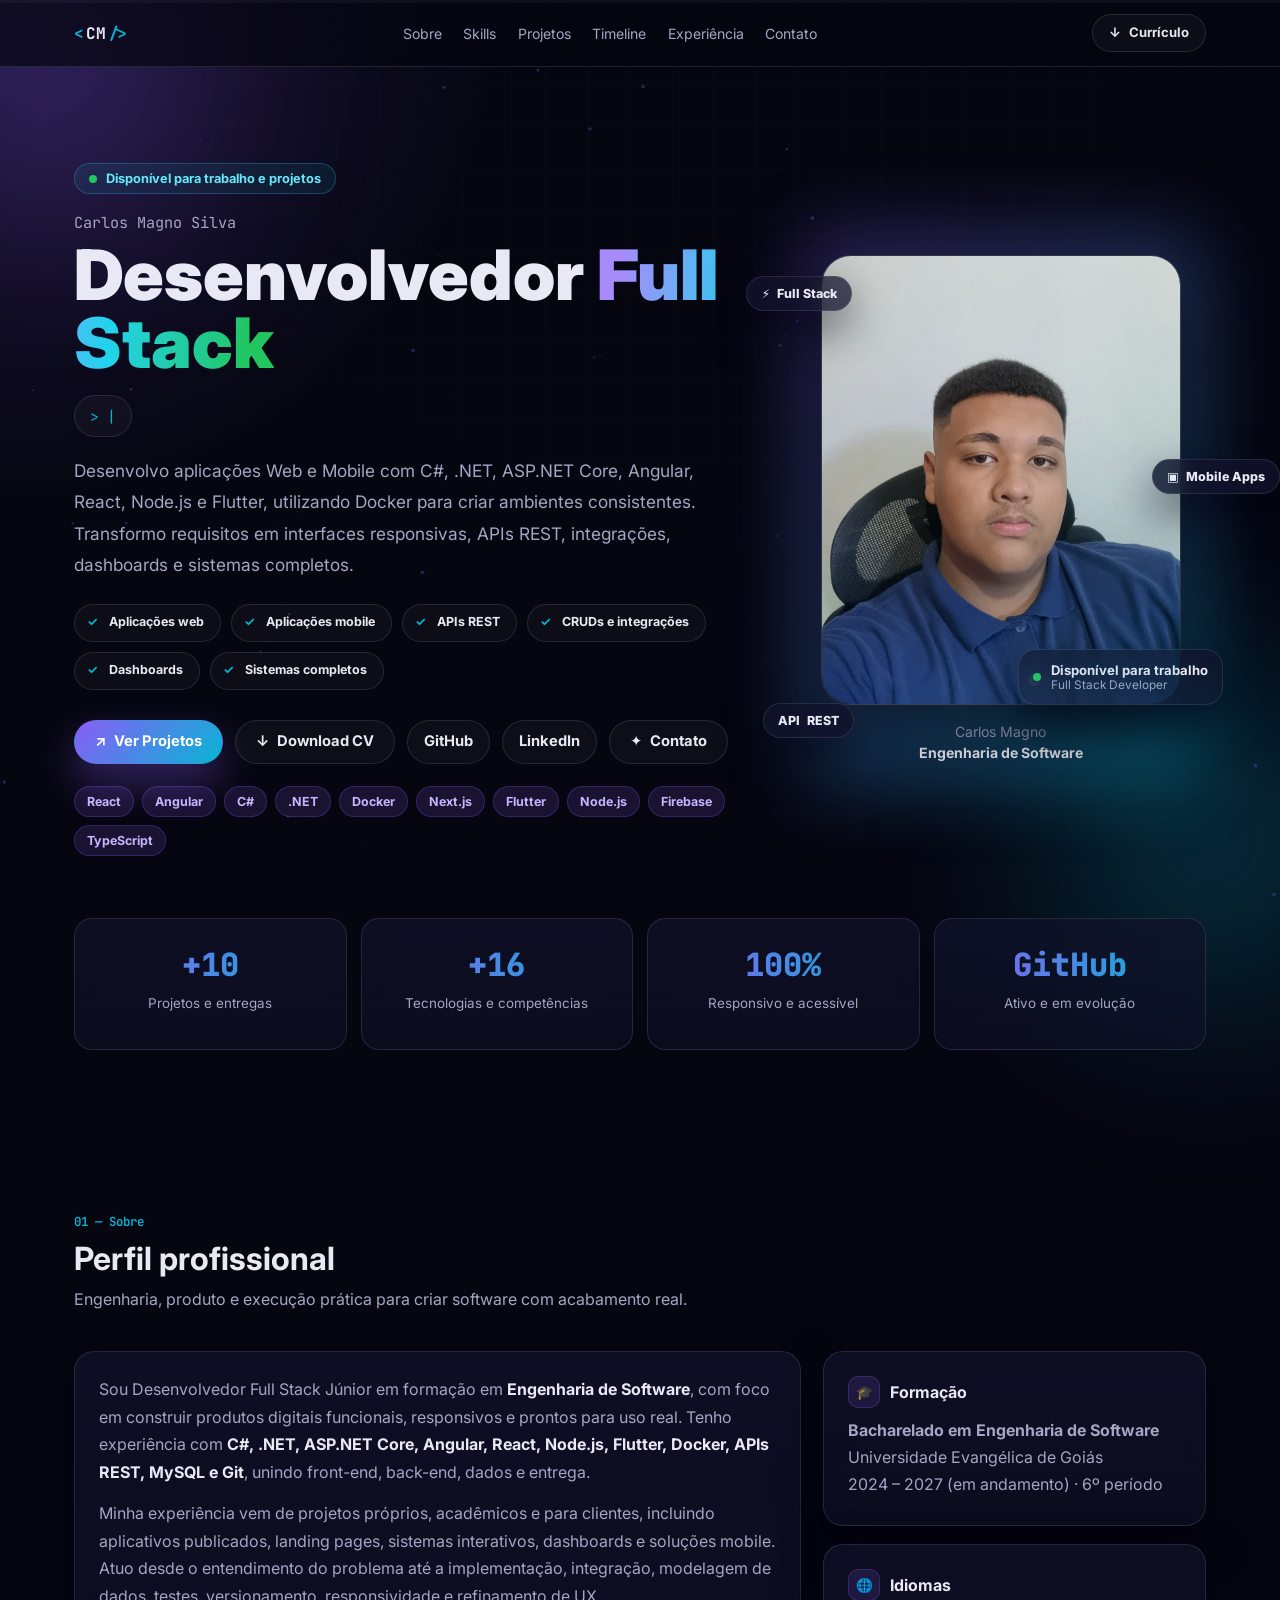
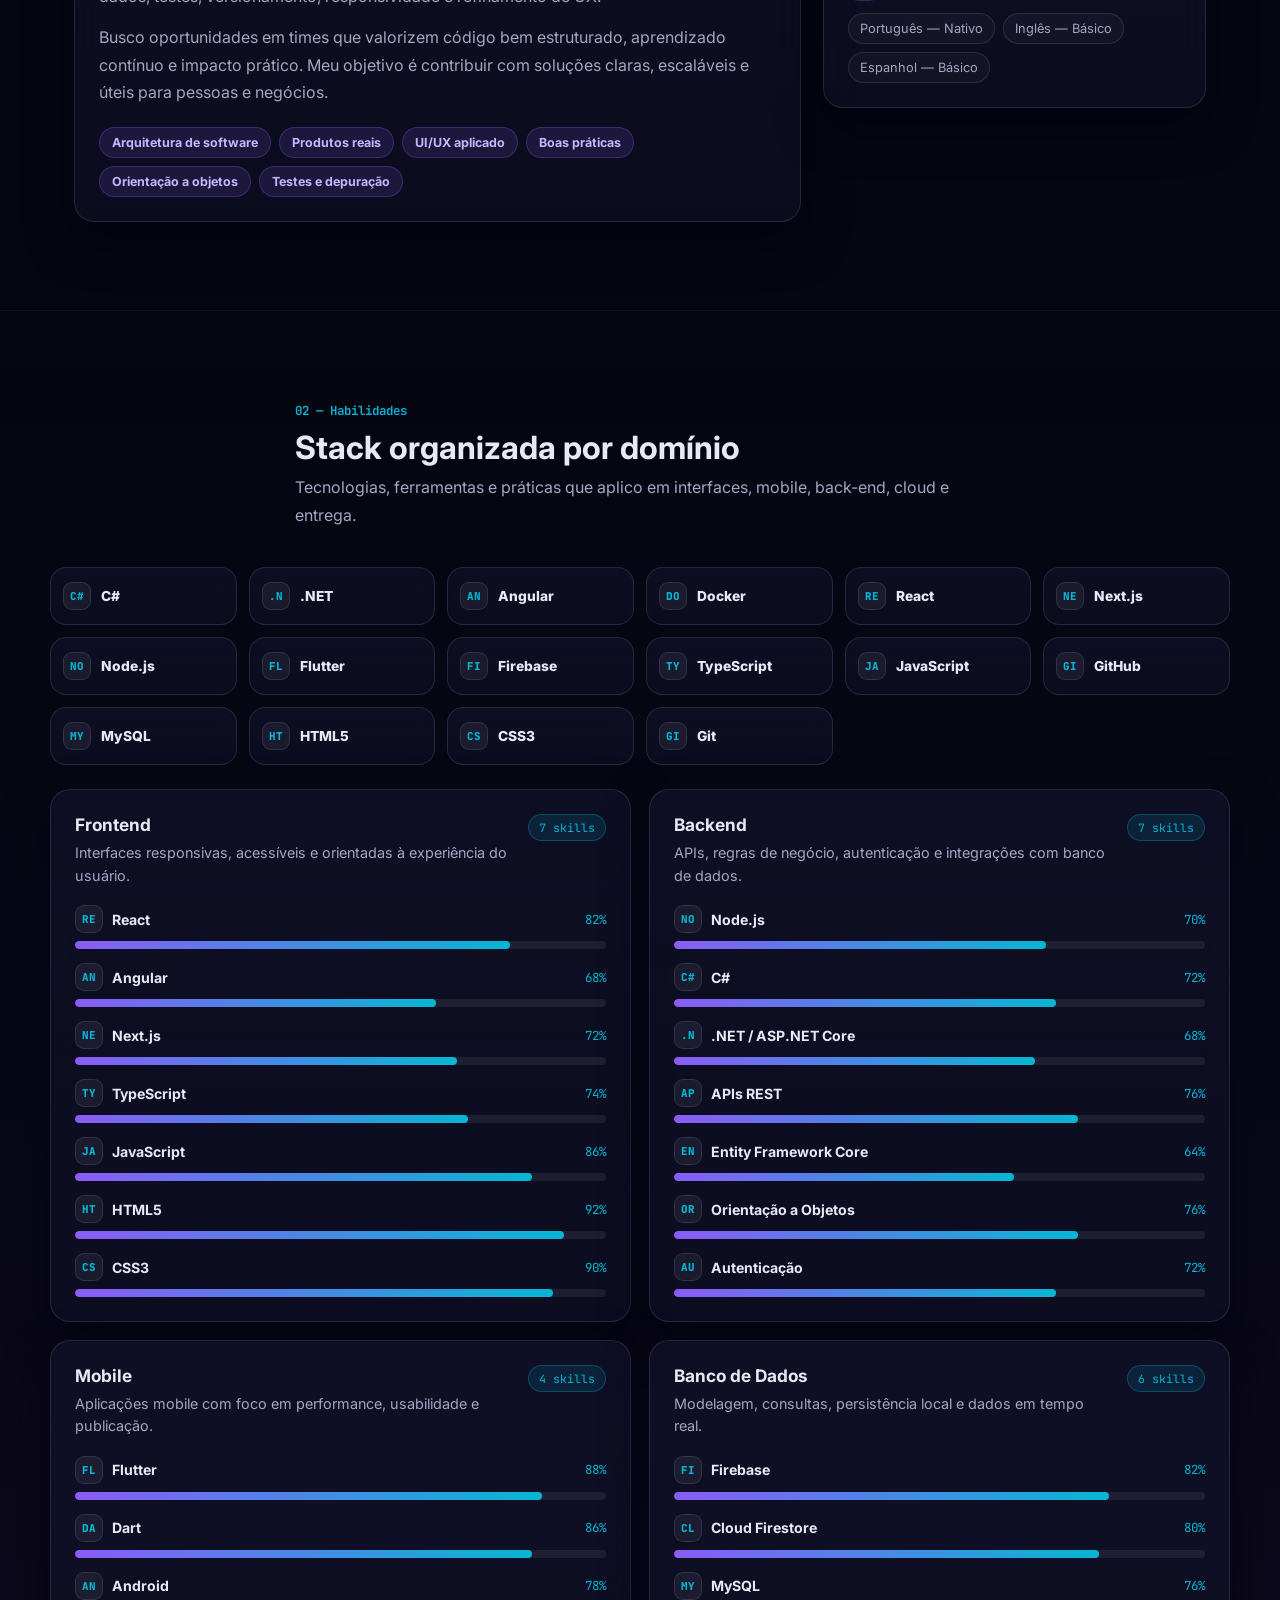
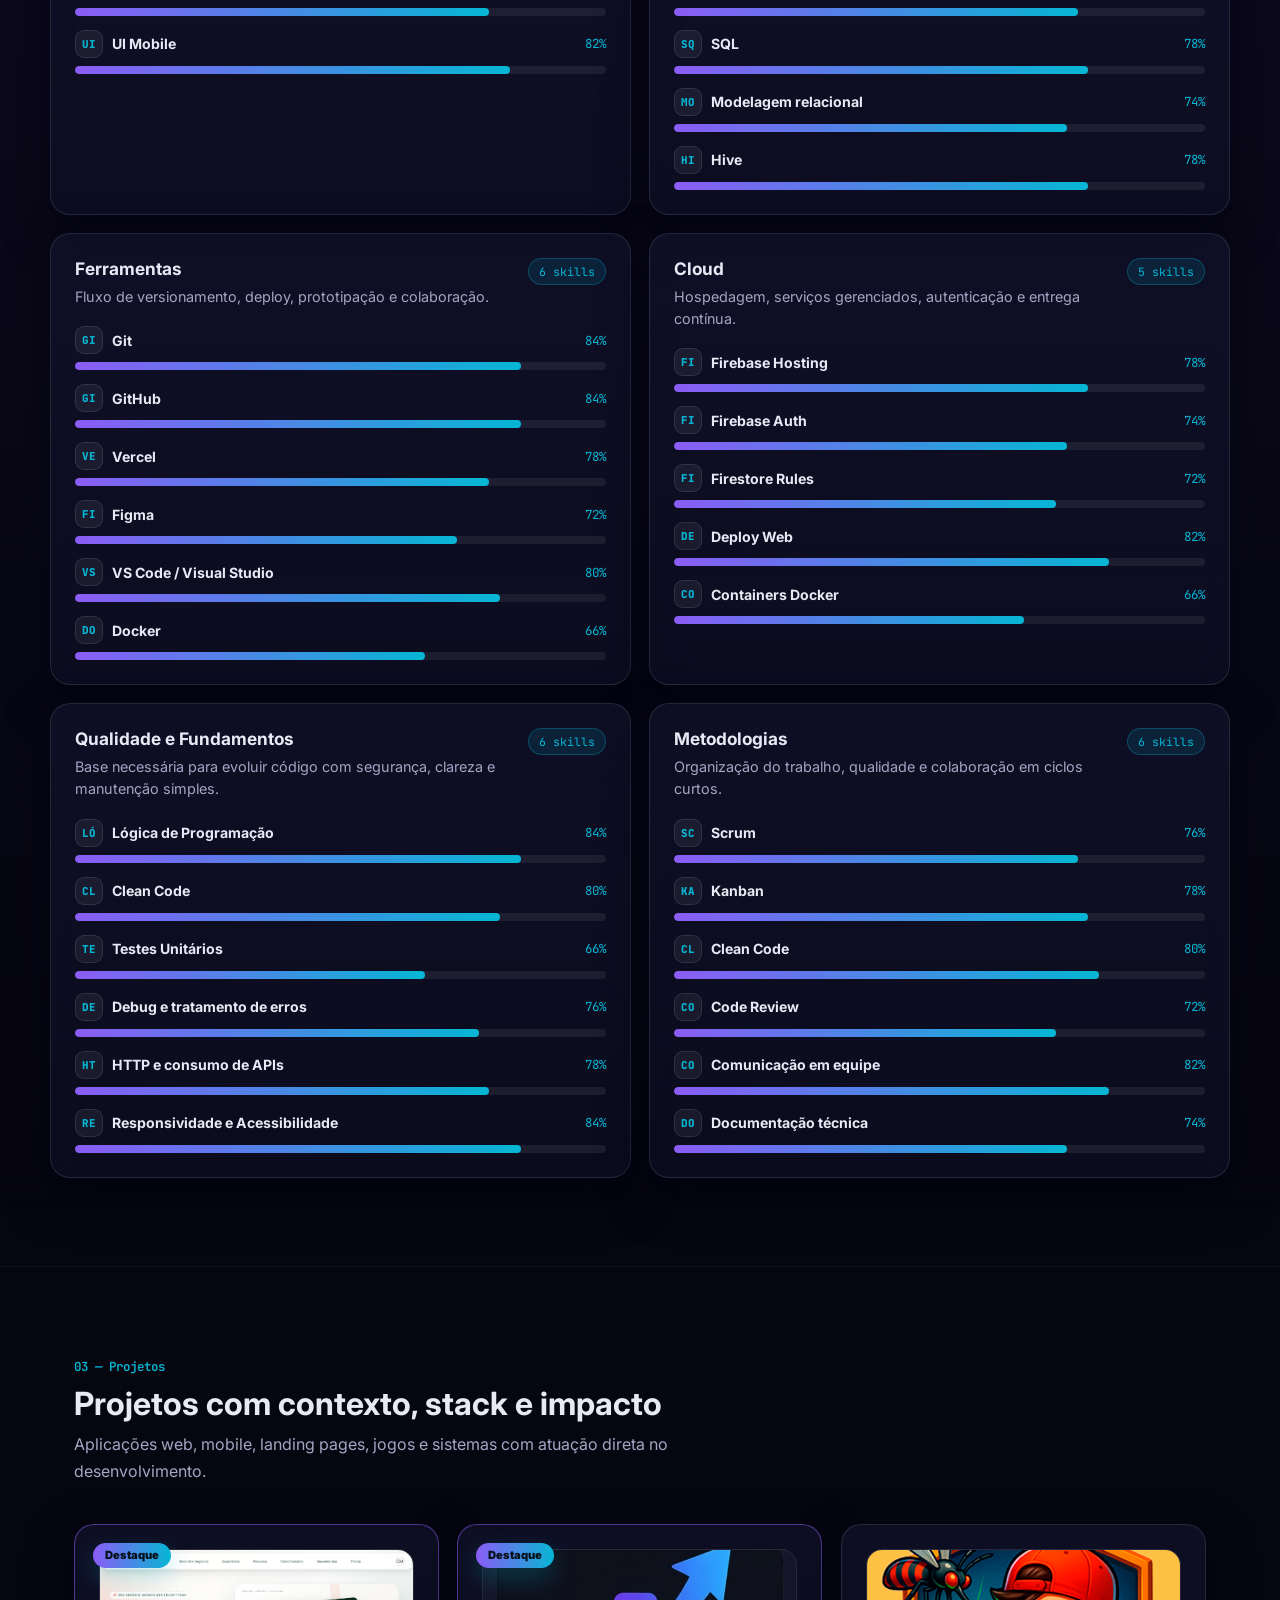
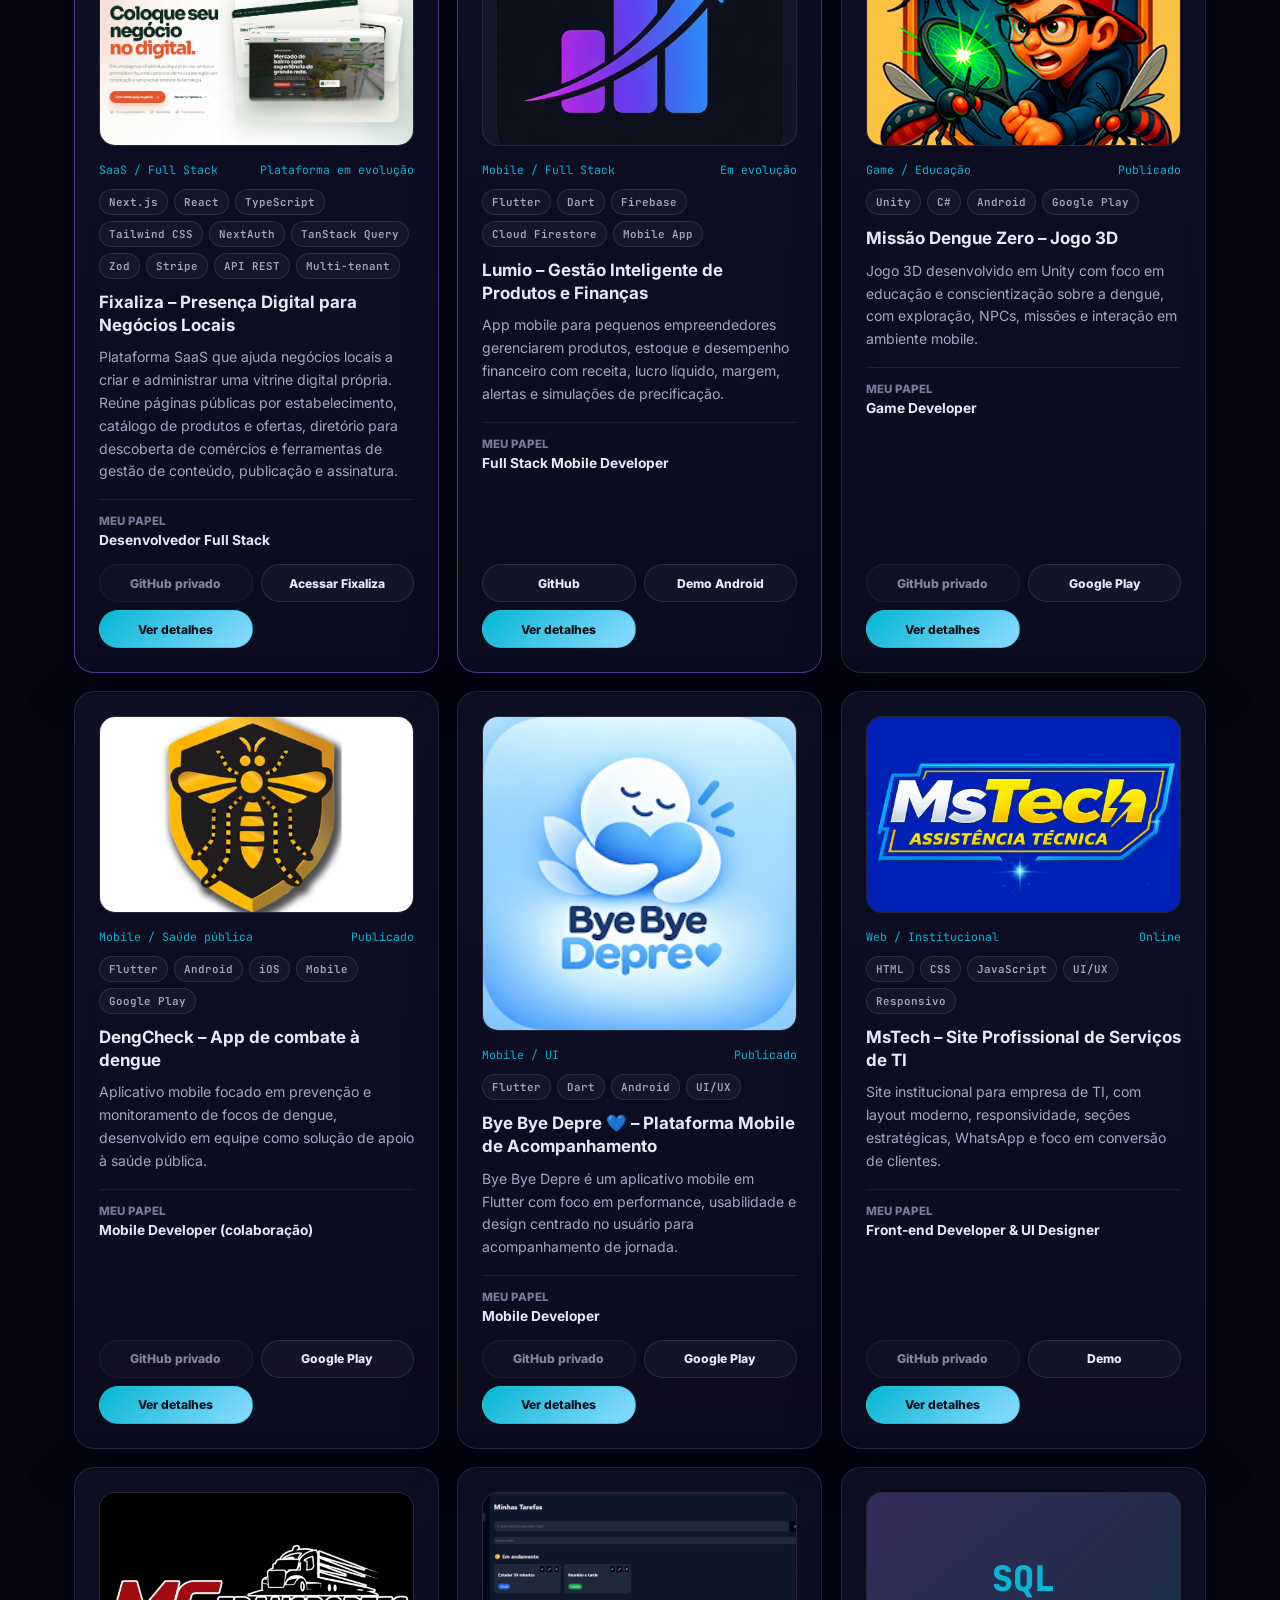
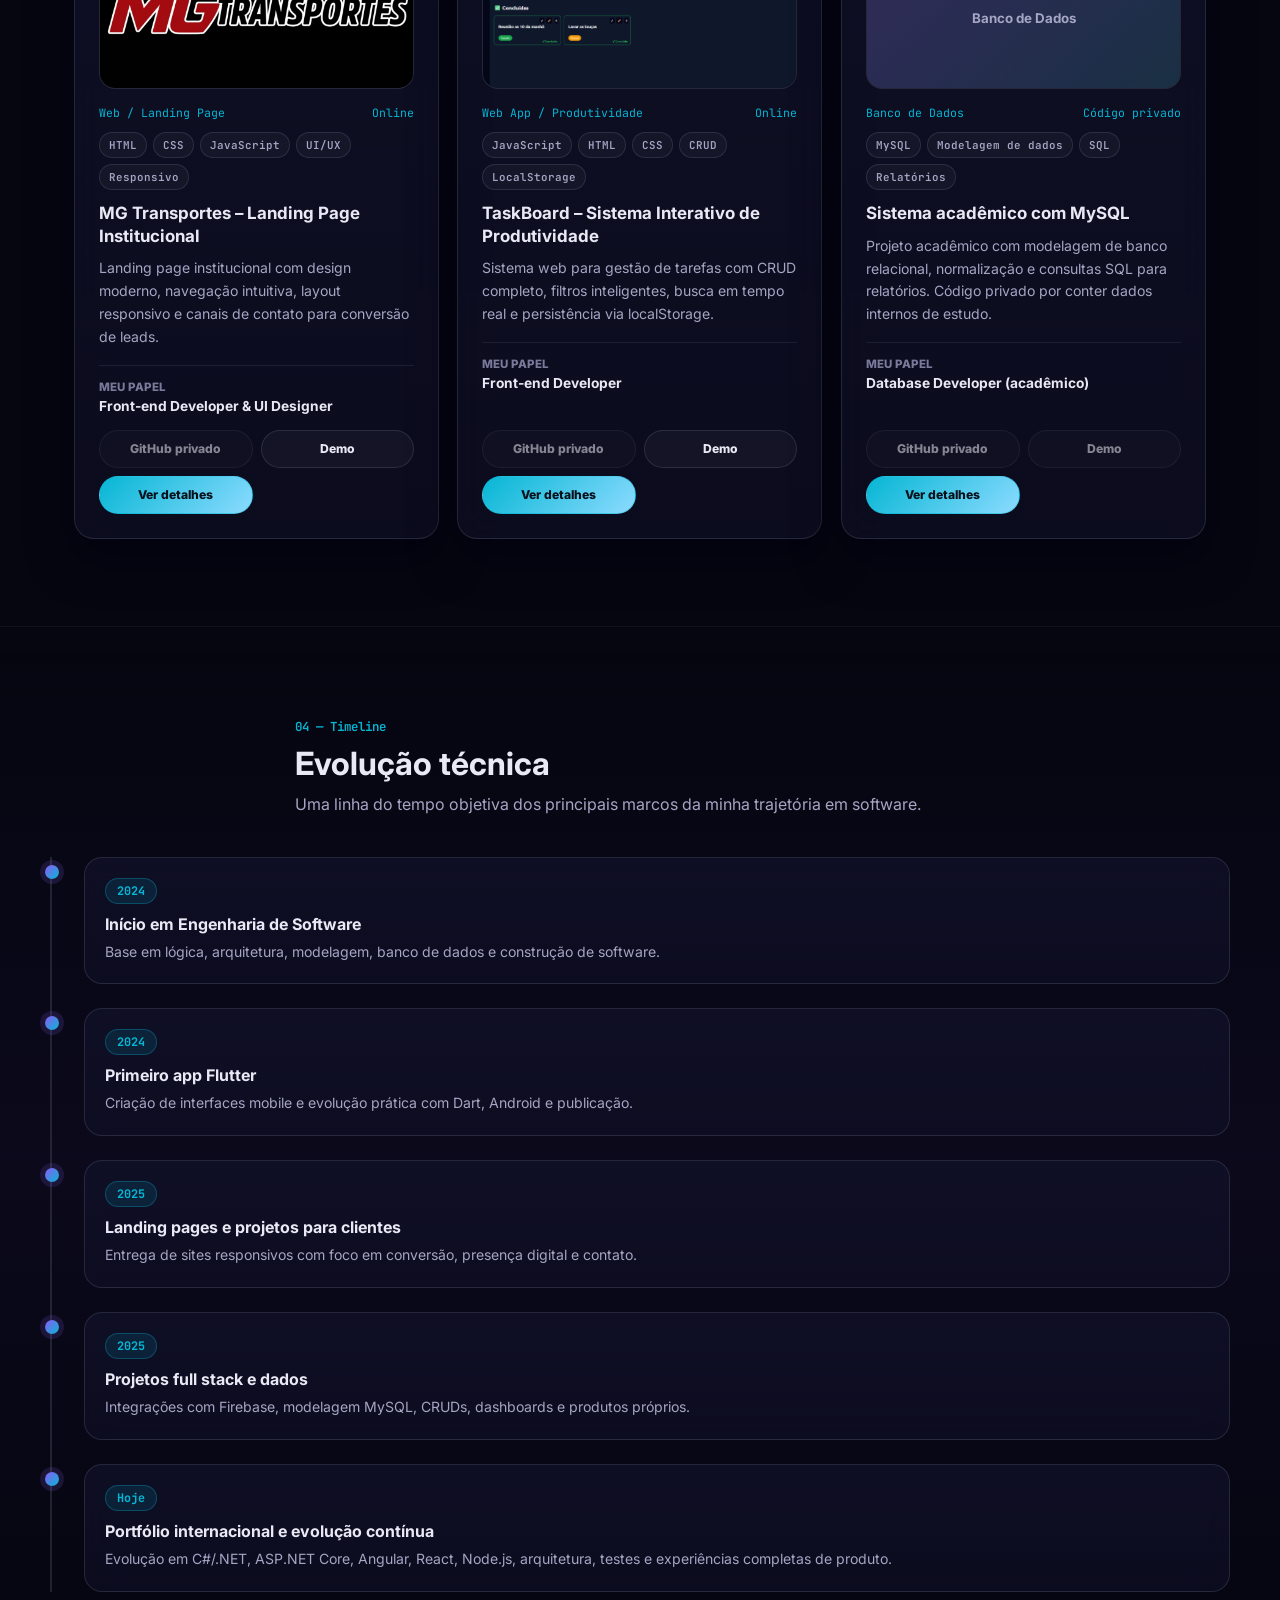
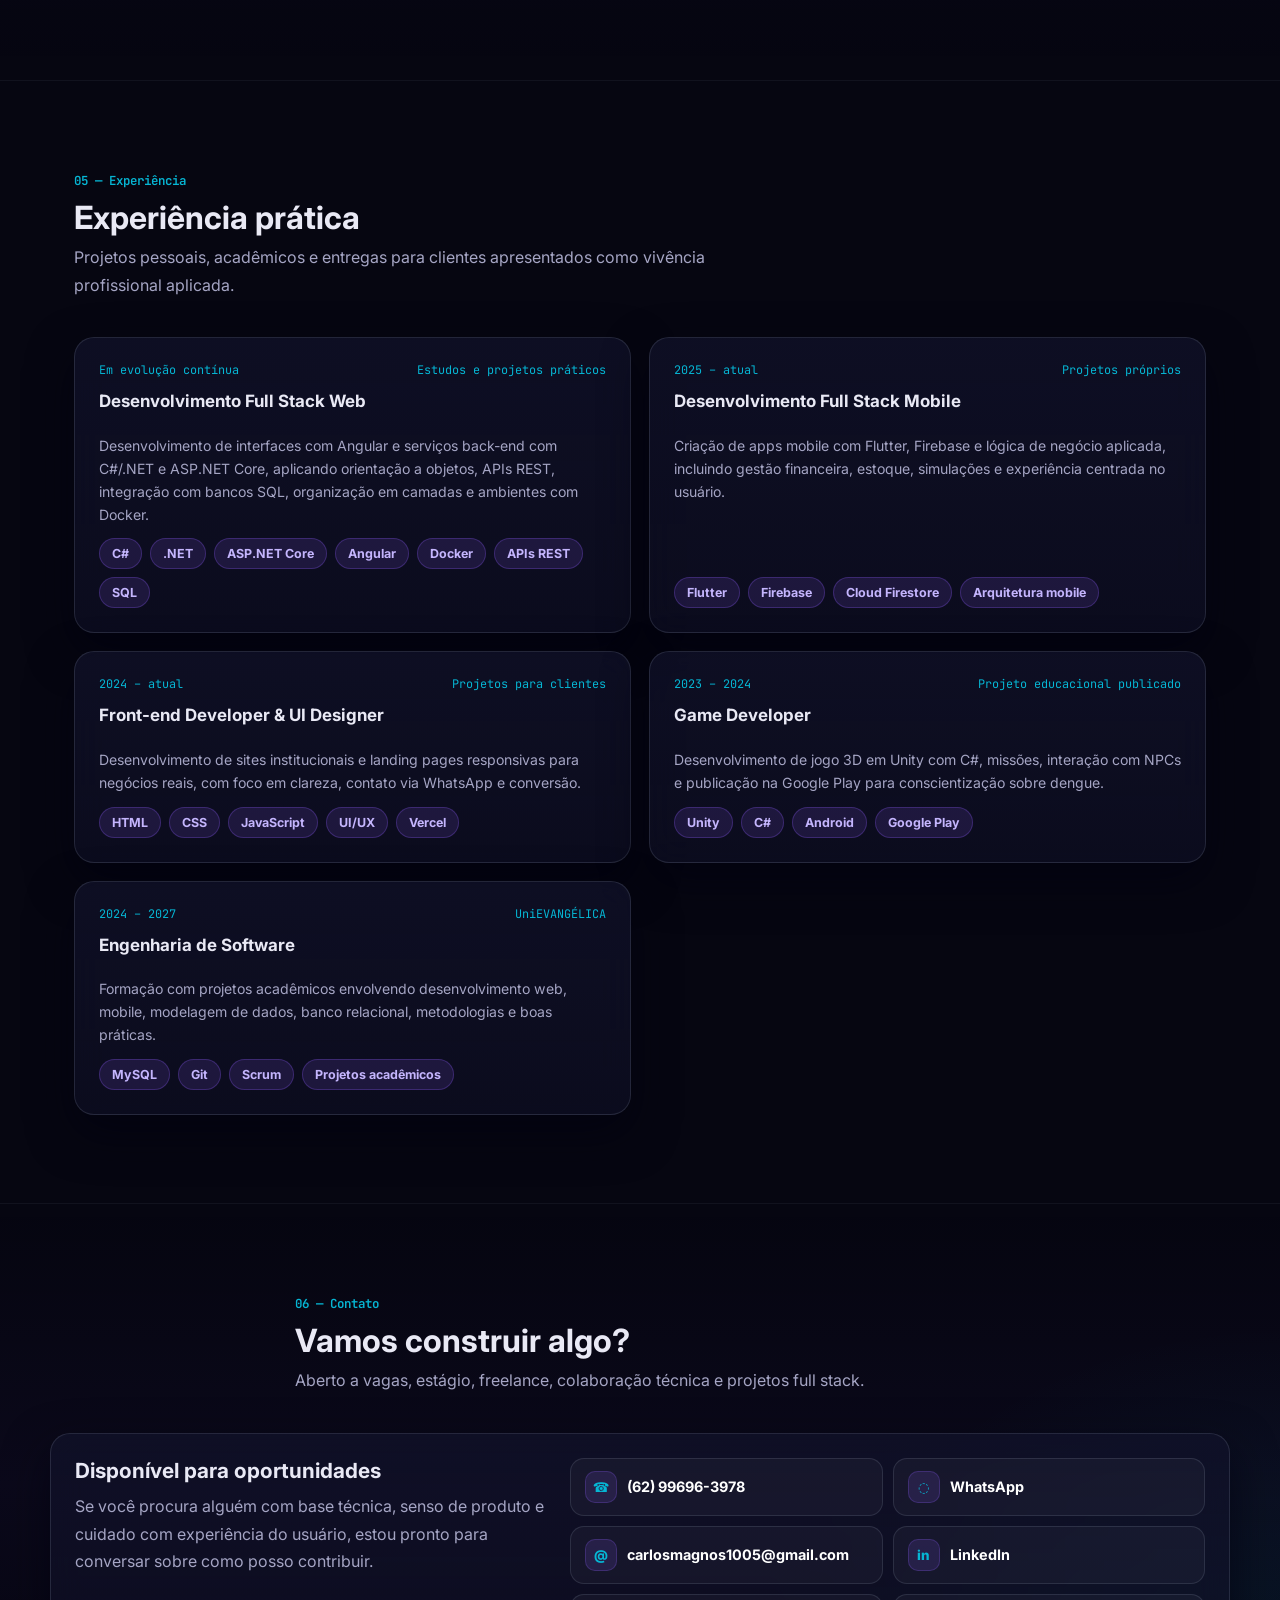
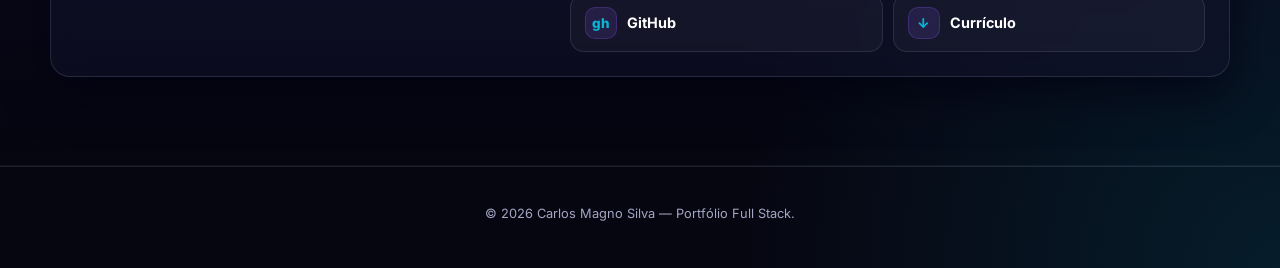
<file: index.html>
<!DOCTYPE html>
<html lang="pt-BR">
<head>
  <meta charset="UTF-8" />
  <meta name="viewport" content="width=device-width, initial-scale=1" />
  <title>Carlos Magno Silva | Desenvolvedor Full Stack</title>
  <meta name="description" content="Portfólio de Carlos Magno Silva, Desenvolvedor Full Stack Júnior com experiência em C#, .NET, ASP.NET Core, Angular, React, Node.js, Docker, APIs REST e bancos de dados." />
  <meta name="author" content="Carlos Magno Silva" />
  <meta name="robots" content="index, follow" />
  <meta name="theme-color" content="#060611" />
  <link rel="canonical" href="https://portifolio-carlos-magno.vercel.app/" />

  <meta property="og:type" content="website" />
  <meta property="og:locale" content="pt_BR" />
  <meta property="og:title" content="Carlos Magno Silva | Desenvolvedor Full Stack" />
  <meta property="og:description" content="Aplicações Web e Mobile com C#, .NET, Angular, React, Node.js, Docker, APIs REST e bancos de dados." />
  <meta property="og:url" content="https://portifolio-carlos-magno.vercel.app/" />
  <meta property="og:image" content="https://portifolio-carlos-magno.vercel.app/img/foto-carlos-magno.jpg" />

  <meta name="twitter:card" content="summary_large_image" />
  <meta name="twitter:title" content="Carlos Magno Silva | Desenvolvedor Full Stack" />
  <meta name="twitter:description" content="Portfólio profissional com projetos web, mobile, APIs, dashboards e sistemas completos." />
  <meta name="twitter:image" content="https://portifolio-carlos-magno.vercel.app/img/foto-carlos-magno.jpg" />

  <link rel="preconnect" href="https://fonts.googleapis.com" />
  <link rel="preconnect" href="https://fonts.gstatic.com" crossorigin />
  <link rel="preconnect" href="https://cdn.simpleicons.org" crossorigin />
  <link href="https://fonts.googleapis.com/css2?family=Inter:wght@300;400;500;600;700;800;900&family=JetBrains+Mono:wght@400;500;600&display=swap" rel="stylesheet" />
  <link rel="stylesheet" href="styles.css" />

  <script type="application/ld+json">
    {
      "@context": "https://schema.org",
      "@type": "Person",
      "name": "Carlos Magno Silva",
      "jobTitle": "Desenvolvedor Full Stack",
      "url": "https://portifolio-carlos-magno.vercel.app/",
      "image": "https://portifolio-carlos-magno.vercel.app/img/foto-carlos-magno.jpg",
      "email": "mailto:carlosmagnos1005@gmail.com",
      "telephone": "+55 62 99696-3978",
      "sameAs": [
        "https://github.com/CarlosMagn0",
        "https://br.linkedin.com/in/carlos-magno-silva-7720232ba"
      ],
      "knowsAbout": [
        "React",
        "Angular",
        "Next.js",
        "Flutter",
        "Node.js",
        "C#",
        ".NET",
        "ASP.NET Core",
        "Docker",
        "Firebase",
        "TypeScript",
        "JavaScript",
        "APIs REST",
        "MySQL",
        "Git"
      ]
    }
  </script>
</head>
<body>
  <a class="skip-link" href="#main">Pular para o conteúdo</a>

  <div class="scroll-progress" aria-hidden="true">
    <div class="scroll-progress-bar" id="scrollBar"></div>
  </div>

  <canvas id="particles" aria-hidden="true"></canvas>
  <div class="bg-blob bg-blob-1" aria-hidden="true"></div>
  <div class="bg-blob bg-blob-2" aria-hidden="true"></div>
  <div class="grid-overlay" aria-hidden="true"></div>

  <header class="topbar">
    <a class="logo" href="#hero" aria-label="Voltar ao início">
      <span class="logo-bracket">&lt;</span>CM<span class="logo-bracket">/&gt;</span>
    </a>

    <nav class="nav" aria-label="Navegação principal">
      <a href="#about">Sobre</a>
      <a href="#skills">Skills</a>
      <a href="#projects">Projetos</a>
      <a href="#timeline">Timeline</a>
      <a href="#experience">Experiência</a>
      <a href="#contact">Contato</a>
    </nav>

    <div class="topbar-actions">
      <a href="img/curriculo-carlos-magno.pdf" class="btn cv-link magnetic" target="_blank" rel="noopener" aria-label="Baixar currículo de Carlos Magno">
        <span aria-hidden="true">↓</span>
        <span>Currículo</span>
      </a>
    </div>
  </header>

  <main id="main">
    <section id="hero" class="hero">
      <div class="hero-content reveal">
        <p class="hero-tag"><span class="dot-pulse" aria-hidden="true"></span> Disponível para trabalho e projetos</p>
        <p class="hero-kicker">Carlos Magno Silva</p>

        <h1 class="hero-title">
          Desenvolvedor <span class="gradient-text">Full Stack</span>
        </h1>

        <div class="terminal-line" aria-label="Especialidades em destaque">
          <span class="terminal-prompt" aria-hidden="true">&gt;</span>
          <span id="typed"></span><span class="cursor-blink" aria-hidden="true">|</span>
        </div>

        <p class="hero-subtitle">
          Desenvolvo aplicações Web e Mobile com C#, .NET, ASP.NET Core, Angular, React, Node.js e Flutter, utilizando Docker para criar ambientes consistentes.
          Transformo requisitos em interfaces responsivas, APIs REST, integrações, dashboards e sistemas completos.
        </p>

        <ul class="hero-capabilities" aria-label="Tipos de solução que desenvolvo">
          <li>Aplicações web</li>
          <li>Aplicações mobile</li>
          <li>APIs REST</li>
          <li>CRUDs e integrações</li>
          <li>Dashboards</li>
          <li>Sistemas completos</li>
        </ul>

        <div class="hero-actions" aria-label="Ações principais">
          <a href="#projects" class="btn primary magnetic">
            <span aria-hidden="true">↗</span>
            <span>Ver Projetos</span>
          </a>
          <a href="img/curriculo-carlos-magno.pdf" class="btn ghost magnetic" target="_blank" rel="noopener">
            <span aria-hidden="true">↓</span>
            <span>Download CV</span>
          </a>
          <a href="https://github.com/CarlosMagn0" class="btn icon-btn magnetic" target="_blank" rel="noopener" aria-label="Abrir GitHub de Carlos Magno">
            <span aria-hidden="true">GitHub</span>
          </a>
          <a href="https://br.linkedin.com/in/carlos-magno-silva-7720232ba" class="btn icon-btn magnetic" target="_blank" rel="noopener" aria-label="Abrir LinkedIn de Carlos Magno">
            <span aria-hidden="true">LinkedIn</span>
          </a>
          <a href="#contact" class="btn ghost magnetic">
            <span aria-hidden="true">✦</span>
            <span>Contato</span>
          </a>
        </div>

        <div class="hero-tags" aria-label="Stack principal">
          <span>React</span>
          <span>Angular</span>
          <span>C#</span>
          <span>.NET</span>
          <span>Docker</span>
          <span>Next.js</span>
          <span>Flutter</span>
          <span>Node.js</span>
          <span>Firebase</span>
          <span>TypeScript</span>
        </div>
      </div>

      <div class="hero-visual reveal">
        <div class="hero-photo-card">
          <div class="hero-photo-glow" aria-hidden="true"></div>
          <div class="hero-photo-frame">
            <img src="img/foto-carlos-magno.jpg" alt="Foto profissional de Carlos Magno Silva" class="hero-photo-img" width="1104" height="1472" fetchpriority="high" decoding="async" />
          </div>
          <div class="profile-mini-card availability-card glass">
            <span class="status-dot" aria-hidden="true"></span>
            <div>
              <strong>Disponível para trabalho</strong>
              <span>Full Stack Developer</span>
            </div>
          </div>
          <p class="hero-photo-caption">
            Carlos Magno<br />
            <span>Engenharia de Software</span>
          </p>
        </div>

        <div class="floating-badge badge-1">
          <span aria-hidden="true">⚡</span> Full Stack
        </div>
        <div class="floating-badge badge-2">
          <span aria-hidden="true">▣</span> Mobile Apps
        </div>
        <div class="floating-badge badge-3">
          <span aria-hidden="true">API</span> REST
        </div>
      </div>
    </section>

    <section class="stats-section" aria-label="Estatísticas profissionais">
      <div id="statsGrid" class="stats-grid"></div>
    </section>

    <section id="about" class="section">
      <div class="section-header reveal">
        <span class="section-eyebrow">01 — Sobre</span>
        <h2>Perfil profissional</h2>
        <p>Engenharia, produto e execução prática para criar software com acabamento real.</p>
      </div>

      <div class="about-grid">
        <div class="about-text card glass reveal">
          <p>
            Sou Desenvolvedor Full Stack Júnior em formação em <strong>Engenharia de Software</strong>, com foco em construir produtos digitais funcionais, responsivos e prontos para uso real. Tenho experiência com <strong>C#, .NET, ASP.NET Core, Angular, React, Node.js, Flutter, Docker, APIs REST, MySQL e Git</strong>, unindo front-end, back-end, dados e entrega.
          </p>
          <p>
            Minha experiência vem de projetos próprios, acadêmicos e para clientes, incluindo aplicativos publicados, landing pages, sistemas interativos, dashboards e soluções mobile. Atuo desde o entendimento do problema até a implementação, integração, modelagem de dados, testes, versionamento, responsividade e refinamento de UX.
          </p>
          <p>
            Busco oportunidades em times que valorizem código bem estruturado, aprendizado contínuo e impacto prático. Meu objetivo é contribuir com soluções claras, escaláveis e úteis para pessoas e negócios.
          </p>
          <div class="about-tags">
            <span>Arquitetura de software</span>
            <span>Produtos reais</span>
            <span>UI/UX aplicado</span>
            <span>Boas práticas</span>
            <span>Orientação a objetos</span>
            <span>Testes e depuração</span>
          </div>
        </div>

        <div class="about-side">
          <div class="about-item card glass reveal">
            <h3><span class="icon-box" aria-hidden="true">🎓</span> Formação</h3>
            <p><strong>Bacharelado em Engenharia de Software</strong></p>
            <p>Universidade Evangélica de Goiás</p>
            <p>2024 – 2027 (em andamento) · 6º período</p>
          </div>
          <div class="about-item card glass reveal">
            <h3><span class="icon-box" aria-hidden="true">🌐</span> Idiomas</h3>
            <ul class="pill-list">
              <li>Português — Nativo</li>
              <li>Inglês — Básico</li>
              <li>Espanhol — Básico</li>
            </ul>
          </div>
        </div>
      </div>
    </section>

    <section id="skills" class="section section-alt">
      <div class="section-header reveal">
        <span class="section-eyebrow">02 — Habilidades</span>
        <h2>Stack organizada por domínio</h2>
        <p>Tecnologias, ferramentas e práticas que aplico em interfaces, mobile, back-end, cloud e entrega.</p>
      </div>

      <div id="techStackGrid" class="tech-stack-grid" aria-label="Tecnologias principais"></div>
      <div id="skillCategoriesGrid" class="skill-category-grid"></div>
    </section>

    <section id="projects" class="section">
      <div class="section-header reveal">
        <span class="section-eyebrow">03 — Projetos</span>
        <h2>Projetos com contexto, stack e impacto</h2>
        <p>Aplicações web, mobile, landing pages, jogos e sistemas com atuação direta no desenvolvimento.</p>
      </div>

      <div id="projectsGrid" class="projects-grid"></div>
    </section>

    <section id="timeline" class="section section-alt">
      <div class="section-header reveal">
        <span class="section-eyebrow">04 — Timeline</span>
        <h2>Evolução técnica</h2>
        <p>Uma linha do tempo objetiva dos principais marcos da minha trajetória em software.</p>
      </div>
      <div id="timelineList" class="timeline"></div>
    </section>

    <section id="experience" class="section">
      <div class="section-header reveal">
        <span class="section-eyebrow">05 — Experiência</span>
        <h2>Experiência prática</h2>
        <p>Projetos pessoais, acadêmicos e entregas para clientes apresentados como vivência profissional aplicada.</p>
      </div>
      <div id="experienceGrid" class="experience-grid"></div>
    </section>

    <section id="contact" class="section section-alt">
      <div class="section-header reveal">
        <span class="section-eyebrow">06 — Contato</span>
        <h2>Vamos construir algo?</h2>
        <p>Aberto a vagas, estágio, freelance, colaboração técnica e projetos full stack.</p>
      </div>

      <div class="contact-panel card glass reveal">
        <div class="contact-copy">
          <h3>Disponível para oportunidades</h3>
          <p>
            Se você procura alguém com base técnica, senso de produto e cuidado com experiência do usuário, estou pronto para conversar sobre como posso contribuir.
          </p>
        </div>
        <div class="contact-grid">
          <a class="contact-row magnetic" href="tel:+5562996963978" aria-label="Ligar para Carlos Magno">
            <span class="icon-box" aria-hidden="true">☎</span> (62) 99696-3978
          </a>
          <a class="contact-row magnetic" href="https://wa.me/5562996963978" target="_blank" rel="noopener" aria-label="Conversar com Carlos Magno no WhatsApp">
            <span class="icon-box" aria-hidden="true">◌</span> WhatsApp
          </a>
          <a class="contact-row magnetic" href="mailto:carlosmagnos1005@gmail.com" aria-label="Enviar e-mail para Carlos Magno">
            <span class="icon-box" aria-hidden="true">@</span> carlosmagnos1005@gmail.com
          </a>
          <a class="contact-row magnetic" href="https://br.linkedin.com/in/carlos-magno-silva-7720232ba" target="_blank" rel="noopener" aria-label="Abrir LinkedIn de Carlos Magno">
            <span class="icon-box" aria-hidden="true">in</span> LinkedIn
          </a>
          <a class="contact-row magnetic" href="https://github.com/CarlosMagn0" target="_blank" rel="noopener" aria-label="Abrir GitHub de Carlos Magno">
            <span class="icon-box" aria-hidden="true">gh</span> GitHub
          </a>
          <a class="contact-row magnetic" href="img/curriculo-carlos-magno.pdf" target="_blank" rel="noopener" aria-label="Baixar currículo de Carlos Magno">
            <span class="icon-box" aria-hidden="true">↓</span> Currículo
          </a>
        </div>
      </div>
    </section>
  </main>

  <footer class="footer">
    <p>© <span id="year"></span> Carlos Magno Silva — Portfólio Full Stack.</p>
  </footer>

  <script src="script.js" defer></script>
</body>
</html>
</file>
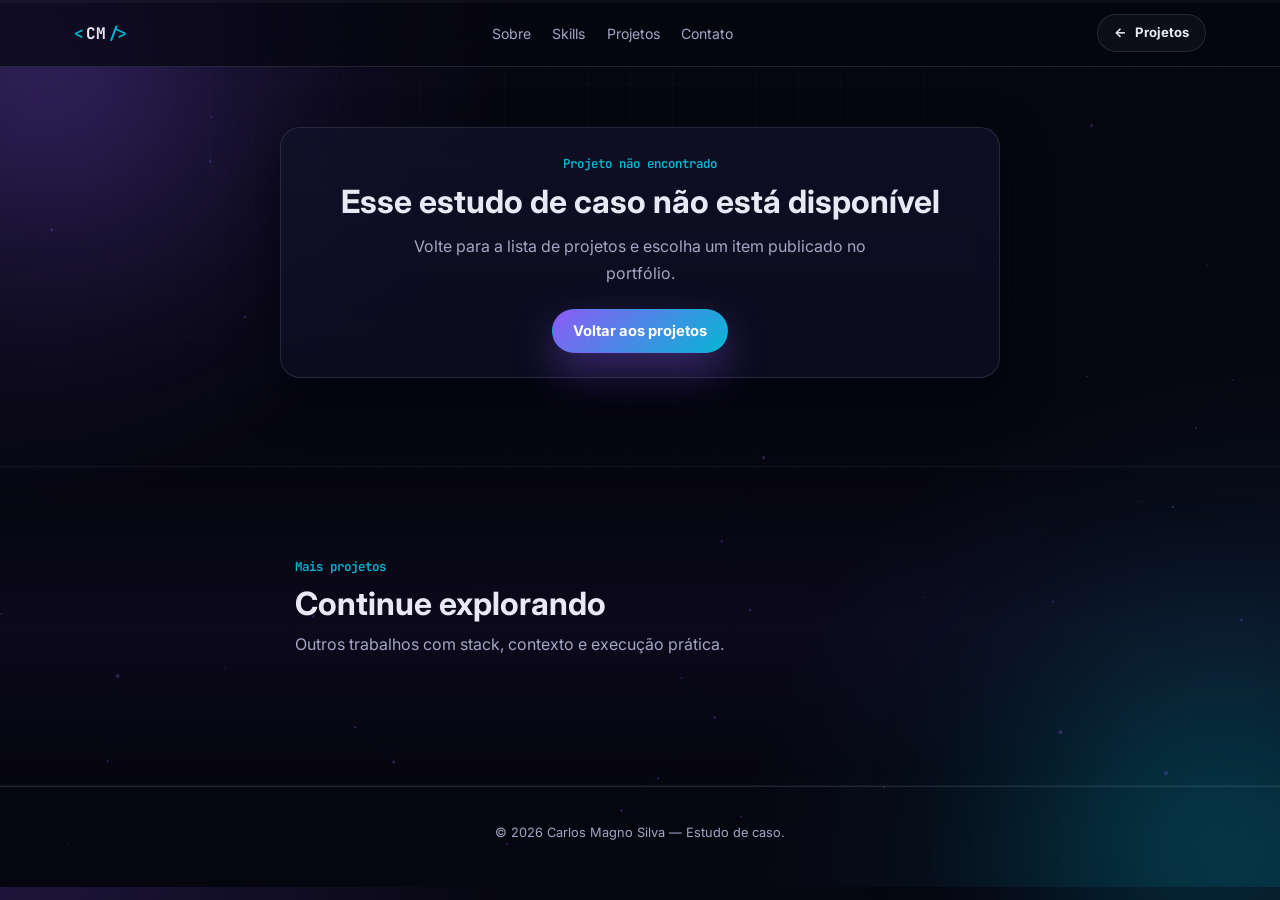
<file: project.html>
<!DOCTYPE html>
<html lang="pt-BR">
<head>
  <meta charset="UTF-8" />
  <meta name="viewport" content="width=device-width, initial-scale=1" />
  <title>Projeto | Carlos Magno Silva</title>
  <meta name="description" content="Detalhes de projeto do portfólio de Carlos Magno Silva: problema, solução, tecnologias, arquitetura, galeria, desafios e aprendizados." />
  <meta name="author" content="Carlos Magno Silva" />
  <meta name="robots" content="index, follow" />
  <meta name="theme-color" content="#060611" />
  <link rel="canonical" href="https://portifolio-carlos-magno.vercel.app/project.html" />

  <meta property="og:type" content="article" />
  <meta property="og:locale" content="pt_BR" />
  <meta property="og:title" content="Projeto | Carlos Magno Silva" />
  <meta property="og:description" content="Estudo de caso com contexto, stack, arquitetura e aprendizados." />
  <meta property="og:url" content="https://portifolio-carlos-magno.vercel.app/project.html" />
  <meta property="og:image" content="https://portifolio-carlos-magno.vercel.app/img/foto-carlos-magno.jpg" />

  <meta name="twitter:card" content="summary_large_image" />
  <meta name="twitter:title" content="Projeto | Carlos Magno Silva" />
  <meta name="twitter:description" content="Detalhes técnicos e de produto de um projeto do portfólio." />
  <meta name="twitter:image" content="https://portifolio-carlos-magno.vercel.app/img/foto-carlos-magno.jpg" />

  <link rel="preconnect" href="https://fonts.googleapis.com" />
  <link rel="preconnect" href="https://fonts.gstatic.com" crossorigin />
  <link rel="preconnect" href="https://cdn.simpleicons.org" crossorigin />
  <link href="https://fonts.googleapis.com/css2?family=Inter:wght@300;400;500;600;700;800;900&family=JetBrains+Mono:wght@400;500;600&display=swap" rel="stylesheet" />
  <link rel="stylesheet" href="styles.css" />
</head>
<body class="project-page">
  <a class="skip-link" href="#main">Pular para o conteúdo</a>

  <div class="scroll-progress" aria-hidden="true">
    <div class="scroll-progress-bar" id="scrollBar"></div>
  </div>

  <canvas id="particles" aria-hidden="true"></canvas>
  <div class="bg-blob bg-blob-1" aria-hidden="true"></div>
  <div class="bg-blob bg-blob-2" aria-hidden="true"></div>
  <div class="grid-overlay" aria-hidden="true"></div>

  <header class="topbar">
    <a class="logo" href="index.html#hero" aria-label="Voltar ao início do portfólio">
      <span class="logo-bracket">&lt;</span>CM<span class="logo-bracket">/&gt;</span>
    </a>

    <nav class="nav" aria-label="Navegação do portfólio">
      <a href="index.html#about">Sobre</a>
      <a href="index.html#skills">Skills</a>
      <a href="index.html#projects">Projetos</a>
      <a href="index.html#contact">Contato</a>
    </nav>

    <div class="topbar-actions">
      <a href="index.html#projects" class="btn cv-link magnetic">
        <span aria-hidden="true">←</span>
        <span>Projetos</span>
      </a>
    </div>
  </header>

  <main id="main">
    <section id="projectDetail" class="project-detail section"></section>
    <section class="section section-alt">
      <div class="section-header reveal">
        <span class="section-eyebrow">Mais projetos</span>
        <h2>Continue explorando</h2>
        <p>Outros trabalhos com stack, contexto e execução prática.</p>
      </div>
      <div id="relatedProjects" class="related-projects-grid"></div>
    </section>
  </main>

  <footer class="footer">
    <p>© <span id="year"></span> Carlos Magno Silva — Estudo de caso.</p>
  </footer>

  <script src="script.js" defer></script>
  <script src="project.js" defer></script>
</body>
</html>
</file>
<file: styles.css>
:root {
  --bg: #060611;
  --bg-alt: #0b0b1a;
  --card: #11122a;
  --card-strong: rgba(20, 21, 48, 0.82);
  --accent: #8b5cf6;
  --accent-2: #06b6d4;
  --accent-3: #22c55e;
  --accent-soft: rgba(139, 92, 246, 0.14);
  --cyan-soft: rgba(6, 182, 212, 0.12);
  --text: #e9e9f5;
  --muted: #a5a5c4;
  --muted-2: #79799a;
  --border: rgba(148, 163, 184, 0.18);
  --border-strong: rgba(148, 163, 184, 0.32);
  --shadow-soft: 0 18px 45px rgba(2, 2, 16, 0.65);
  --shadow-glow: 0 22px 70px rgba(139, 92, 246, 0.22);
  --radius: 20px;
  --radius-sm: 14px;
  --max: 1180px;
}

*, *::before, *::after {
  box-sizing: border-box;
}

html {
  scroll-behavior: smooth;
  scroll-padding-top: 92px;
}

body {
  margin: 0;
  font-family: 'Inter', system-ui, -apple-system, BlinkMacSystemFont, 'Segoe UI', sans-serif;
  background:
    radial-gradient(circle at top left, rgba(139, 92, 246, 0.18), transparent 32rem),
    radial-gradient(circle at bottom right, rgba(6, 182, 212, 0.13), transparent 34rem),
    var(--bg);
  color: var(--text);
  -webkit-font-smoothing: antialiased;
  overflow-x: hidden;
}

body::selection {
  color: #ffffff;
  background: rgba(6, 182, 212, 0.34);
}

body,
button,
input,
textarea {
  letter-spacing: 0;
}

img {
  max-width: 100%;
}

a {
  color: inherit;
}

a:focus-visible,
button:focus-visible {
  outline: 2px solid var(--accent-2);
  outline-offset: 4px;
}

.skip-link {
  position: fixed;
  left: 16px;
  top: 12px;
  z-index: 10000;
  transform: translateY(-140%);
  border-radius: 999px;
  padding: 10px 14px;
  color: #06111b;
  background: var(--accent-2);
  font-weight: 700;
  text-decoration: none;
  transition: transform 0.2s ease;
}

.skip-link:focus {
  transform: translateY(0);
}

/* ===== FUNDO ===== */

.scroll-progress {
  position: fixed;
  inset: 0 0 auto;
  height: 3px;
  z-index: 100;
  background: rgba(255, 255, 255, 0.04);
}

.scroll-progress-bar {
  height: 100%;
  width: 0%;
  background: linear-gradient(to right, var(--accent), var(--accent-2));
  box-shadow: 0 0 18px rgba(6, 182, 212, 0.5);
}

#particles {
  position: fixed;
  inset: 0;
  width: 100%;
  height: 100%;
  z-index: -2;
  opacity: 0.58;
}

.bg-blob {
  position: fixed;
  border-radius: 50%;
  filter: blur(92px);
  opacity: 0.34;
  z-index: -3;
  pointer-events: none;
  animation: float-blob 16s ease-in-out infinite;
}

.bg-blob-1 {
  width: 420px;
  height: 420px;
  top: -130px;
  left: -150px;
  background: radial-gradient(circle, var(--accent), transparent 70%);
}

.bg-blob-2 {
  width: 460px;
  height: 460px;
  right: -160px;
  bottom: -170px;
  background: radial-gradient(circle, var(--accent-2), transparent 70%);
  animation-delay: -8s;
}

.grid-overlay {
  position: fixed;
  inset: 0;
  z-index: -1;
  pointer-events: none;
  background-image:
    linear-gradient(rgba(255, 255, 255, 0.025) 1px, transparent 1px),
    linear-gradient(90deg, rgba(255, 255, 255, 0.025) 1px, transparent 1px);
  background-size: 42px 42px;
  mask-image: radial-gradient(circle at 50% 0%, black, transparent 74%);
}

@keyframes float-blob {
  0%, 100% { transform: translate(0, 0) scale(1); }
  50% { transform: translate(48px, -34px) scale(1.08); }
}

/* ===== SISTEMA VISUAL ===== */

.glass {
  background: linear-gradient(180deg, rgba(17, 18, 42, 0.74), rgba(17, 18, 42, 0.52));
  backdrop-filter: blur(16px);
  -webkit-backdrop-filter: blur(16px);
}

.card {
  position: relative;
  border: 1px solid var(--border);
  border-radius: var(--radius);
  padding: 24px;
  box-shadow: var(--shadow-soft);
  transition: transform 0.32s ease, border-color 0.32s ease, box-shadow 0.32s ease, background 0.32s ease;
}

.card:hover {
  transform: translateY(-5px);
  border-color: rgba(6, 182, 212, 0.38);
  box-shadow: var(--shadow-glow);
}

.section {
  max-width: var(--max);
  margin: 0 auto;
  padding: 88px 24px;
}

.section-alt {
  max-width: none;
  border-block: 1px solid rgba(148, 163, 184, 0.08);
  background: linear-gradient(180deg, transparent, rgba(139, 92, 246, 0.045), transparent);
}

.section-alt > * {
  max-width: var(--max);
  margin-inline: auto;
}

.section-header {
  max-width: 690px;
  margin-bottom: 38px;
}

.section-eyebrow {
  display: inline-flex;
  align-items: center;
  gap: 8px;
  margin-bottom: 10px;
  color: var(--accent-2);
  font-family: 'JetBrains Mono', monospace;
  font-size: 0.78rem;
  font-weight: 600;
  letter-spacing: 0;
}

.section-header h2,
.detail-section h2,
.detail-aside h2 {
  margin: 0 0 8px;
  font-size: 2rem;
  line-height: 1.18;
}

.section-header p,
.detail-section p,
.detail-aside p {
  margin: 0;
  color: var(--muted);
  line-height: 1.72;
}

/* ===== TOPBAR ===== */

.topbar {
  position: sticky;
  top: 0;
  z-index: 80;
  display: flex;
  align-items: center;
  gap: 20px;
  padding: 14px max(24px, calc((100vw - var(--max)) / 2 + 24px));
  border-bottom: 1px solid var(--border);
  background: rgba(6, 6, 17, 0.72);
  backdrop-filter: blur(22px);
  -webkit-backdrop-filter: blur(22px);
}

.logo {
  display: inline-flex;
  align-items: center;
  gap: 2px;
  flex: 0 0 auto;
  color: var(--text);
  font-family: 'JetBrains Mono', monospace;
  font-size: 1rem;
  font-weight: 700;
  text-decoration: none;
}

.logo-bracket {
  color: var(--accent-2);
}

.nav {
  display: flex;
  justify-content: center;
  gap: 1.35rem;
  flex: 1;
  min-width: 0;
  font-size: 0.88rem;
}

.nav a {
  position: relative;
  color: var(--muted);
  text-decoration: none;
  transition: color 0.2s ease;
}

.nav a::after {
  content: '';
  position: absolute;
  left: 0;
  bottom: -7px;
  width: 0;
  height: 2px;
  border-radius: 999px;
  background: linear-gradient(to right, var(--accent), var(--accent-2));
  transition: width 0.25s ease;
}

.nav a:hover {
  color: var(--text);
}

.nav a:hover::after {
  width: 100%;
}

.topbar-actions {
  flex: 0 0 auto;
}

/* ===== BOTÕES ===== */

.btn {
  display: inline-flex;
  align-items: center;
  justify-content: center;
  gap: 8px;
  min-height: 44px;
  border: 1px solid transparent;
  border-radius: 999px;
  padding: 12px 20px;
  color: var(--text);
  font-size: 0.92rem;
  font-weight: 700;
  line-height: 1;
  text-decoration: none;
  cursor: pointer;
  transition: transform 0.28s ease, border-color 0.28s ease, background 0.28s ease, filter 0.28s ease, box-shadow 0.28s ease;
}

.btn.primary {
  color: #ffffff;
  background: linear-gradient(135deg, var(--accent), var(--accent-2));
  box-shadow: 0 18px 40px rgba(139, 92, 246, 0.36);
}

.btn.primary:hover {
  filter: brightness(1.08);
  box-shadow: 0 20px 50px rgba(6, 182, 212, 0.25);
}

.btn.ghost,
.btn.icon-btn,
.cv-link {
  border-color: var(--border);
  background: rgba(255, 255, 255, 0.035);
}

.btn.ghost:hover,
.btn.icon-btn:hover,
.cv-link:hover {
  border-color: var(--accent-2);
  background: rgba(6, 182, 212, 0.09);
}

.btn.icon-btn {
  padding-inline: 16px;
}

.cv-link {
  min-height: 38px;
  padding: 9px 16px;
  white-space: nowrap;
  font-size: 0.82rem;
}

/* ===== HERO ===== */

.hero {
  display: grid;
  grid-template-columns: minmax(0, 1.25fr) minmax(320px, 0.78fr);
  align-items: center;
  gap: 64px;
  max-width: var(--max);
  min-height: calc(100vh - 76px);
  margin: 0 auto;
  padding: 96px 24px 62px;
}

.hero-content {
  max-width: 760px;
}

.hero-tag {
  display: inline-flex;
  align-items: center;
  gap: 9px;
  margin: 0 0 18px;
  border: 1px solid rgba(34, 211, 238, 0.26);
  border-radius: 999px;
  padding: 7px 14px;
  color: #67e8f9;
  background: rgba(34, 211, 238, 0.08);
  font-size: 0.8rem;
  font-weight: 700;
}

.dot-pulse,
.status-dot {
  position: relative;
  width: 8px;
  height: 8px;
  flex: 0 0 auto;
  border-radius: 999px;
  background: var(--accent-3);
  box-shadow: 0 0 0 0 rgba(34, 197, 94, 0.44);
  animation: pulse-dot 1.8s ease-out infinite;
}

@keyframes pulse-dot {
  70% { box-shadow: 0 0 0 10px rgba(34, 197, 94, 0); }
  100% { box-shadow: 0 0 0 0 rgba(34, 197, 94, 0); }
}

.hero-kicker {
  margin: 0 0 8px;
  color: var(--muted);
  font-family: 'JetBrains Mono', monospace;
  font-size: 0.95rem;
}

.hero-title {
  margin: 0 0 18px;
  font-size: 4.35rem;
  line-height: 0.98;
  font-weight: 900;
}

.gradient-text {
  color: transparent;
  background: linear-gradient(95deg, #a78bfa 8%, #22d3ee 48%, #22c55e 92%);
  -webkit-background-clip: text;
  background-clip: text;
}

.terminal-line {
  display: inline-flex;
  align-items: center;
  min-height: 42px;
  margin-bottom: 18px;
  border: 1px solid rgba(148, 163, 184, 0.18);
  border-radius: 999px;
  padding: 9px 15px;
  color: var(--text);
  background: rgba(255, 255, 255, 0.035);
  font-family: 'JetBrains Mono', monospace;
  font-size: 0.92rem;
}

.terminal-prompt {
  margin-right: 8px;
  color: var(--accent-2);
}

.cursor-blink {
  color: var(--accent-2);
  animation: blink 0.9s steps(2, start) infinite;
}

@keyframes blink {
  50% { opacity: 0; }
}

.hero-subtitle {
  max-width: 720px;
  margin: 0;
  color: var(--muted);
  font-size: 1.08rem;
  line-height: 1.8;
}

.hero-capabilities {
  display: flex;
  flex-wrap: wrap;
  gap: 10px;
  max-width: 760px;
  margin: 24px 0 0;
  padding: 0;
  list-style: none;
}

.hero-capabilities li {
  position: relative;
  display: inline-flex;
  align-items: center;
  min-height: 38px;
  max-width: 100%;
  border: 1px solid var(--border);
  border-radius: 999px;
  padding: 10px 16px 10px 34px;
  color: var(--text);
  background: rgba(255, 255, 255, 0.03);
  font-size: 0.78rem;
  font-weight: 700;
  line-height: 1.2;
  white-space: normal;
  overflow-wrap: break-word;
}

.hero-capabilities li::before {
  content: '✓';
  position: absolute;
  left: 12px;
  color: var(--accent-2);
}

.hero-actions {
  display: flex;
  flex-wrap: wrap;
  gap: 12px;
  margin: 30px 0 22px;
}

.hero-tags {
  display: flex;
  flex-wrap: wrap;
  gap: 8px;
}

.hero-tags span,
.about-tags span,
.experience-tags span,
.detail-metrics span {
  border: 1px solid rgba(139, 92, 246, 0.28);
  border-radius: 999px;
  padding: 7px 12px;
  color: #c4b5fd;
  background: var(--accent-soft);
  font-size: 0.78rem;
  font-weight: 700;
}

.hero-visual {
  position: relative;
  display: flex;
  justify-content: center;
  min-width: 0;
}

.hero-photo-card {
  position: relative;
  width: min(100%, 360px);
  animation: float-photo 6s ease-in-out infinite;
}

@keyframes float-photo {
  0%, 100% { transform: translateY(0); }
  50% { transform: translateY(-10px); }
}

.hero-photo-glow {
  position: absolute;
  inset: -22px;
  z-index: -1;
  border-radius: 34px;
  background: linear-gradient(135deg, var(--accent), var(--accent-2));
  filter: blur(38px);
  opacity: 0.36;
  animation: pulse-glow 3.8s ease-in-out infinite;
}

@keyframes pulse-glow {
  0%, 100% { opacity: 0.26; }
  50% { opacity: 0.46; }
}

.hero-photo-frame {
  position: relative;
  aspect-ratio: 4 / 5;
  overflow: hidden;
  border: 1px solid rgba(255, 255, 255, 0.16);
  border-radius: 30px;
  background: linear-gradient(160deg, #1a1a3a, #0c0c1c 60%);
  box-shadow: 0 26px 70px rgba(0, 0, 0, 0.5);
}

.hero-photo-frame::before {
  content: '';
  position: absolute;
  inset: 0;
  z-index: 1;
  border-radius: inherit;
  background: linear-gradient(145deg, rgba(255, 255, 255, 0.12), transparent 38%, rgba(6, 182, 212, 0.1));
  pointer-events: none;
}

.hero-photo-img {
  width: 100%;
  height: 100%;
  display: block;
  object-fit: cover;
  transform: scale(1.01);
  transition: transform 0.55s ease;
}

.hero-photo-card:hover .hero-photo-img {
  transform: scale(1.05);
}

.profile-mini-card {
  position: absolute;
  right: -42px;
  bottom: 58px;
  display: flex;
  align-items: center;
  gap: 10px;
  max-width: 245px;
  border: 1px solid var(--border);
  border-radius: 18px;
  padding: 12px 14px;
  box-shadow: var(--shadow-soft);
}

.profile-mini-card strong,
.profile-mini-card span {
  display: block;
}

.profile-mini-card strong {
  font-size: 0.82rem;
}

.profile-mini-card span {
  color: var(--muted);
  font-size: 0.74rem;
}

.hero-photo-caption {
  margin: 16px 0 0;
  color: var(--muted);
  text-align: center;
  font-size: 0.88rem;
  line-height: 1.5;
}

.hero-photo-caption span {
  color: var(--text);
  font-weight: 700;
}

.floating-badge {
  position: absolute;
  display: inline-flex;
  align-items: center;
  gap: 7px;
  border: 1px solid var(--border);
  border-radius: 999px;
  padding: 9px 14px;
  color: var(--text);
  background: rgba(17, 18, 42, 0.84);
  box-shadow: var(--shadow-soft);
  backdrop-filter: blur(12px);
  font-size: 0.78rem;
  font-weight: 800;
  animation: float-badge 4s ease-in-out infinite;
}

.badge-1 { top: 4%; left: -12%; animation-delay: 0s; }
.badge-2 { top: 40%; right: -18%; animation-delay: -1.35s; }
.badge-3 { bottom: 5%; left: -8%; animation-delay: -2.6s; }

@keyframes float-badge {
  0%, 100% { transform: translateY(0); }
  50% { transform: translateY(-10px); }
}

/* ===== STATS ===== */

.stats-section {
  max-width: var(--max);
  margin: 0 auto;
  padding: 0 24px 72px;
}

.stats-grid {
  display: grid;
  grid-template-columns: repeat(4, minmax(0, 1fr));
  gap: 14px;
}

.stat-card {
  min-height: 132px;
  border: 1px solid var(--border);
  border-radius: 18px;
  padding: 24px 16px;
  text-align: center;
  transition: transform 0.3s ease, border-color 0.3s ease, box-shadow 0.3s ease;
}

.stat-card:hover {
  transform: translateY(-6px);
  border-color: rgba(6, 182, 212, 0.42);
  box-shadow: var(--shadow-glow);
}

.stat-number {
  display: block;
  color: transparent;
  background: linear-gradient(to right, var(--accent), var(--accent-2));
  -webkit-background-clip: text;
  background-clip: text;
  font-family: 'JetBrains Mono', monospace;
  font-size: 2rem;
  font-weight: 900;
}

.stat-label {
  display: block;
  margin-top: 8px;
  color: var(--muted);
  font-size: 0.84rem;
  line-height: 1.45;
}

/* ===== ABOUT ===== */

.about-grid {
  display: grid;
  grid-template-columns: minmax(0, 1.8fr) minmax(280px, 0.95fr);
  gap: 22px;
}

.about-text,
.about-side {
  min-width: 0;
}

.about-text p {
  margin: 0 0 14px;
  color: var(--muted);
  line-height: 1.72;
  overflow-wrap: break-word;
}

.about-text p:last-of-type {
  margin-bottom: 0;
}

.about-text strong {
  color: var(--text);
}

.about-tags {
  display: flex;
  flex-wrap: wrap;
  gap: 8px;
  margin-top: 20px;
}

.about-side {
  display: flex;
  flex-direction: column;
  gap: 18px;
}

.about-item h3 {
  display: flex;
  align-items: center;
  gap: 10px;
  margin: 0 0 12px;
  font-size: 1rem;
}

.about-item p {
  margin: 7px 0;
  color: var(--muted);
}

.icon-box {
  display: inline-flex;
  align-items: center;
  justify-content: center;
  width: 32px;
  height: 32px;
  flex: 0 0 auto;
  border: 1px solid rgba(139, 92, 246, 0.24);
  border-radius: 10px;
  color: var(--accent-2);
  background: var(--accent-soft);
  font-size: 0.84rem;
  font-weight: 800;
}

.pill-list {
  display: flex;
  flex-wrap: wrap;
  gap: 8px;
  margin: 0;
  padding: 0;
  list-style: none;
}

.pill-list li {
  border: 1px solid var(--border);
  border-radius: 999px;
  padding: 7px 11px;
  color: var(--muted);
  background: rgba(255, 255, 255, 0.03);
  font-size: 0.8rem;
}

/* ===== SKILLS ===== */

.tech-stack-grid {
  display: grid;
  grid-template-columns: repeat(6, minmax(0, 1fr));
  gap: 12px;
  max-width: var(--max);
  margin: 0 auto 24px;
}

.tech-stack-item {
  display: flex;
  align-items: center;
  gap: 10px;
  min-height: 58px;
  border: 1px solid var(--border);
  border-radius: 16px;
  padding: 12px;
  color: var(--text);
  font-size: 0.86rem;
  font-weight: 800;
  transition: transform 0.28s ease, border-color 0.28s ease, background 0.28s ease;
}

.tech-stack-item:hover {
  transform: translateY(-4px);
  border-color: rgba(6, 182, 212, 0.4);
  background: rgba(6, 182, 212, 0.08);
}

.tech-icon {
  display: inline-flex;
  align-items: center;
  justify-content: center;
  width: 28px;
  height: 28px;
  flex: 0 0 28px;
  border-radius: 9px;
  background: rgba(255, 255, 255, 0.06);
  overflow: hidden;
  color: var(--accent-2);
  font-family: 'JetBrains Mono', monospace;
  font-size: 0.68rem;
  font-weight: 800;
}

.tech-icon img {
  width: 18px;
  height: 18px;
  display: block;
}

.tech-icon-fallback {
  border: 1px solid var(--border);
}

.skill-category-grid {
  display: grid;
  grid-template-columns: repeat(2, minmax(0, 1fr));
  gap: 18px;
  max-width: var(--max);
  margin: 0 auto;
}

.skill-category-card {
  display: flex;
  flex-direction: column;
  gap: 18px;
}

.skill-category-header {
  display: flex;
  justify-content: space-between;
  gap: 16px;
}

.skill-category-header h3 {
  margin: 0 0 7px;
  font-size: 1.08rem;
}

.skill-category-header p {
  margin: 0;
  color: var(--muted);
  font-size: 0.9rem;
  line-height: 1.55;
}

.skill-count {
  align-self: flex-start;
  white-space: nowrap;
  border: 1px solid rgba(6, 182, 212, 0.28);
  border-radius: 999px;
  padding: 5px 10px;
  color: var(--accent-2);
  background: var(--cyan-soft);
  font-family: 'JetBrains Mono', monospace;
  font-size: 0.72rem;
}

.skill-token-list {
  display: grid;
  gap: 14px;
}

.skill-token {
  min-width: 0;
}

.skill-token-top {
  display: flex;
  justify-content: space-between;
  align-items: center;
  gap: 12px;
  margin-bottom: 8px;
}

.skill-token-label {
  display: inline-flex;
  align-items: center;
  gap: 9px;
  min-width: 0;
  color: var(--text);
  font-size: 0.88rem;
  font-weight: 700;
}

.skill-percent {
  color: var(--accent-2);
  font-family: 'JetBrains Mono', monospace;
  font-size: 0.78rem;
}

.skill-track {
  width: 100%;
  height: 8px;
  overflow: hidden;
  border-radius: 999px;
  background: rgba(255, 255, 255, 0.07);
}

.skill-fill {
  height: 100%;
  border-radius: inherit;
  background: linear-gradient(to right, var(--accent), var(--accent-2));
  transition: width 1.1s cubic-bezier(0.16, 1, 0.3, 1);
}

/* ===== PROJETOS ===== */

.projects-grid {
  display: grid;
  grid-template-columns: repeat(3, minmax(0, 1fr));
  gap: 18px;
}

.project-card {
  display: flex;
  flex-direction: column;
  min-height: 100%;
  overflow: hidden;
  will-change: transform;
}

.project-card > *:not(.project-gradient):not(.project-featured-badge) {
  position: relative;
  z-index: 1;
}

.project-card.featured {
  border-color: rgba(139, 92, 246, 0.52);
}

.project-gradient {
  position: absolute;
  inset: 0;
  opacity: 0;
  pointer-events: none;
  background:
    radial-gradient(circle at top left, rgba(139, 92, 246, 0.32), transparent 52%),
    radial-gradient(circle at bottom right, rgba(6, 182, 212, 0.22), transparent 48%);
  transition: opacity 0.3s ease;
}

.project-card:hover .project-gradient {
  opacity: 1;
}

.project-featured-badge {
  position: absolute;
  top: 18px;
  left: 18px;
  z-index: 6;
  display: inline-flex;
  align-items: center;
  width: max-content;
  max-width: calc(100% - 36px);
  border-radius: 999px;
  padding: 7px 12px;
  color: #06111b;
  background: linear-gradient(to right, var(--accent), var(--accent-2));
  box-shadow: 0 10px 24px rgba(6, 182, 212, 0.25);
  font-size: 0.7rem;
  font-weight: 900;
  line-height: 1;
  white-space: nowrap;
  pointer-events: none;
}

.project-thumb-wrap {
  width: 100%;
  aspect-ratio: 16 / 10;
  overflow: hidden;
  border: 1px solid rgba(255, 255, 255, 0.08);
  border-radius: 16px;
  margin-bottom: 16px;
  background: rgba(255, 255, 255, 0.035);
}

.project-thumb {
  width: 100%;
  height: 100%;
  display: block;
  object-fit: cover;
  transition: transform 0.55s ease, filter 0.55s ease;
}

.project-card:hover .project-thumb {
  transform: scale(1.07);
  filter: saturate(1.08) contrast(1.04);
}

.project-image-fallback {
  display: grid;
  place-items: center;
  align-content: center;
  gap: 8px;
  width: 100%;
  height: 100%;
  color: var(--accent-2);
  background:
    linear-gradient(135deg, rgba(139, 92, 246, 0.22), rgba(6, 182, 212, 0.12)),
    rgba(255, 255, 255, 0.03);
}

.project-image-fallback span {
  font-family: 'JetBrains Mono', monospace;
  font-size: 2.2rem;
  font-weight: 900;
}

.project-image-fallback small {
  color: var(--muted);
  font-weight: 700;
}

.project-meta {
  display: flex;
  justify-content: space-between;
  gap: 10px;
  margin-bottom: 12px;
  color: var(--accent-2);
  font-family: 'JetBrains Mono', monospace;
  font-size: 0.72rem;
}

.project-chip-row,
.detail-tag-cloud {
  display: flex;
  flex-wrap: wrap;
  gap: 6px;
  margin-bottom: 12px;
}

.project-chip {
  border: 1px solid var(--border);
  border-radius: 999px;
  padding: 5px 9px;
  color: var(--muted);
  background: rgba(255, 255, 255, 0.035);
  font-family: 'JetBrains Mono', monospace;
  font-size: 0.68rem;
  font-weight: 600;
}

.project-card h3,
.experience-card h3,
.related-project-card h3 {
  margin: 0 0 10px;
  font-size: 1.06rem;
  line-height: 1.34;
}

.project-card p,
.experience-card p,
.related-project-card p {
  margin: 0;
  color: var(--muted);
  font-size: 0.88rem;
  line-height: 1.62;
}

.project-role {
  display: grid;
  gap: 4px;
  margin: 16px 0;
  border-top: 1px solid rgba(148, 163, 184, 0.12);
  padding-top: 14px;
}

.project-role span {
  color: var(--muted-2);
  font-size: 0.72rem;
  font-weight: 800;
  text-transform: uppercase;
}

.project-role strong {
  color: var(--text);
  font-size: 0.86rem;
}

.project-actions {
  display: grid;
  grid-template-columns: repeat(auto-fit, minmax(108px, 1fr));
  gap: 8px;
  margin-top: auto;
}

.project-action {
  display: inline-flex;
  align-items: center;
  justify-content: center;
  min-height: 38px;
  min-width: 0;
  border: 1px solid var(--border);
  border-radius: 999px;
  padding: 9px 10px;
  color: var(--text);
  background: rgba(255, 255, 255, 0.035);
  font-size: 0.76rem;
  font-weight: 800;
  text-align: center;
  text-decoration: none;
  white-space: nowrap;
  overflow: hidden;
  text-overflow: ellipsis;
  transition: transform 0.25s ease, border-color 0.25s ease, background 0.25s ease, color 0.25s ease;
}

.project-action:hover {
  transform: translateY(-2px);
  border-color: var(--accent-2);
  color: var(--accent-2);
  background: rgba(6, 182, 212, 0.08);
}

.project-action.primary-link {
  border-color: rgba(6, 182, 212, 0.36);
  color: #06111b;
  background: linear-gradient(135deg, var(--accent-2), #8bdbff);
}

.project-action.primary-link:hover {
  color: #06111b;
  filter: brightness(1.05);
}

.project-action.disabled {
  cursor: not-allowed;
  opacity: 0.55;
}

/* ===== TIMELINE ===== */

.timeline {
  position: relative;
  display: grid;
  gap: 24px;
  max-width: var(--max);
  margin: 0 auto;
  padding-left: 32px;
  border-left: 2px solid var(--border);
}

.timeline-item {
  position: relative;
}

.timeline-dot {
  position: absolute;
  top: 8px;
  left: -39px;
  width: 14px;
  height: 14px;
  border-radius: 999px;
  background: linear-gradient(135deg, var(--accent), var(--accent-2));
  box-shadow: 0 0 0 5px rgba(139, 92, 246, 0.15);
  transition: box-shadow 0.28s ease;
}

.timeline-item:hover .timeline-dot {
  box-shadow: 0 0 0 8px rgba(6, 182, 212, 0.16);
}

.timeline-content {
  border: 1px solid var(--border);
  border-radius: 18px;
  padding: 20px;
  transition: transform 0.28s ease, border-color 0.28s ease;
}

.timeline-item:hover .timeline-content {
  transform: translateX(5px);
  border-color: rgba(6, 182, 212, 0.38);
}

.timeline-period {
  display: inline-flex;
  margin-bottom: 10px;
  border: 1px solid rgba(6, 182, 212, 0.3);
  border-radius: 999px;
  padding: 4px 11px;
  color: var(--accent-2);
  background: var(--cyan-soft);
  font-family: 'JetBrains Mono', monospace;
  font-size: 0.74rem;
  font-weight: 700;
}

.timeline-content h3 {
  margin: 0 0 7px;
  font-size: 1rem;
}

.timeline-content p {
  margin: 0;
  color: var(--muted);
  font-size: 0.88rem;
  line-height: 1.62;
}

/* ===== EXPERIÊNCIA ===== */

.experience-grid {
  display: grid;
  grid-template-columns: repeat(2, minmax(0, 1fr));
  gap: 18px;
}

.experience-card {
  display: flex;
  flex-direction: column;
  gap: 12px;
}

.experience-meta {
  display: flex;
  justify-content: space-between;
  gap: 12px;
  color: var(--accent-2);
  font-family: 'JetBrains Mono', monospace;
  font-size: 0.74rem;
}

.experience-tags {
  display: flex;
  flex-wrap: wrap;
  gap: 8px;
  margin-top: auto;
}

/* ===== CONTATO ===== */

.contact-panel {
  display: grid;
  grid-template-columns: minmax(0, 0.85fr) minmax(0, 1.15fr);
  gap: 26px;
  align-items: start;
  max-width: var(--max);
  margin: 0 auto;
}

.contact-copy h3 {
  margin: 0 0 10px;
  font-size: 1.3rem;
}

.contact-copy p {
  margin: 0;
  color: var(--muted);
  line-height: 1.72;
}

.contact-grid {
  display: grid;
  grid-template-columns: repeat(2, minmax(0, 1fr));
  gap: 10px;
}

.contact-row {
  display: flex;
  align-items: center;
  gap: 10px;
  min-width: 0;
  min-height: 54px;
  border: 1px solid var(--border);
  border-radius: 14px;
  padding: 12px 14px;
  color: #ffffff;
  background: rgba(255, 255, 255, 0.035);
  font-size: 0.9rem;
  font-weight: 700;
  text-decoration: none;
  overflow-wrap: anywhere;
  transition: transform 0.25s ease, border-color 0.25s ease, background 0.25s ease, color 0.25s ease;
}

.contact-row:hover {
  transform: translateY(-3px);
  border-color: var(--accent-2);
  color: var(--accent-2);
  background: rgba(6, 182, 212, 0.08);
}

/* ===== PÁGINA DE PROJETO ===== */

.project-page .section:first-child {
  padding-top: 60px;
}

.back-link {
  display: inline-flex;
  margin-bottom: 18px;
  color: var(--accent-2);
  font-weight: 800;
  text-decoration: none;
}

.project-detail-hero {
  overflow: hidden;
  padding: 28px;
}

.project-detail-grid {
  display: grid;
  grid-template-columns: minmax(0, 1.1fr) minmax(300px, 0.85fr);
  gap: 28px;
  align-items: center;
}

.project-detail-copy h1 {
  margin: 0 0 14px;
  font-size: 3rem;
  line-height: 1.08;
}

.project-detail-lead {
  margin: 0;
  color: var(--muted);
  font-size: 1.02rem;
  line-height: 1.72;
}

.detail-meta-pills {
  display: flex;
  flex-wrap: wrap;
  gap: 8px;
  margin: 18px 0 22px;
}

.detail-meta-pills span {
  border: 1px solid var(--border);
  border-radius: 999px;
  padding: 7px 11px;
  color: var(--text);
  background: rgba(255, 255, 255, 0.035);
  font-size: 0.78rem;
  font-weight: 800;
}

.detail-actions {
  max-width: 340px;
}

.project-detail-media {
  aspect-ratio: 16 / 11;
  overflow: hidden;
  border: 1px solid rgba(255, 255, 255, 0.1);
  border-radius: 20px;
  background: rgba(255, 255, 255, 0.035);
}

.project-detail-media img {
  width: 100%;
  height: 100%;
  display: block;
  object-fit: cover;
}

.detail-fallback {
  min-height: 100%;
}

.detail-layout {
  display: grid;
  grid-template-columns: minmax(0, 1fr) 320px;
  gap: 20px;
  margin-top: 22px;
}

.detail-main {
  display: grid;
  gap: 20px;
}

.detail-aside {
  position: sticky;
  top: 92px;
  align-self: start;
}

.detail-section h2,
.detail-aside h2 {
  font-size: 1.45rem;
}

.detail-section h3 {
  margin: 0 0 8px;
  font-size: 1rem;
}

.detail-two-col {
  display: grid;
  grid-template-columns: repeat(2, minmax(0, 1fr));
  gap: 18px;
}

.detail-list {
  display: grid;
  gap: 10px;
  margin: 0;
  padding-left: 18px;
  color: var(--muted);
  line-height: 1.65;
}

.gallery-grid {
  display: grid;
  grid-template-columns: repeat(2, minmax(0, 1fr));
  gap: 12px;
}

.gallery-item {
  aspect-ratio: 16 / 10;
  overflow: hidden;
  border: 1px solid var(--border);
  border-radius: 16px;
  background: rgba(255, 255, 255, 0.035);
}

.gallery-item img {
  width: 100%;
  height: 100%;
  display: block;
  object-fit: cover;
}

.gallery-empty {
  display: grid;
  place-items: center;
  align-content: center;
  color: var(--accent-2);
  font-weight: 900;
}

.gallery-empty small {
  color: var(--muted);
  font-weight: 600;
}

.detail-summary-list {
  display: grid;
  gap: 12px;
  margin: 18px 0;
}

.summary-row {
  display: grid;
  gap: 4px;
  border-bottom: 1px solid rgba(148, 163, 184, 0.12);
  padding-bottom: 12px;
}

.summary-row span {
  color: var(--muted-2);
  font-size: 0.76rem;
  font-weight: 800;
}

.summary-row strong {
  color: var(--text);
  line-height: 1.45;
}

.detail-metrics {
  display: flex;
  flex-wrap: wrap;
  gap: 8px;
}

.related-projects-grid {
  display: grid;
  grid-template-columns: repeat(3, minmax(0, 1fr));
  gap: 18px;
  max-width: var(--max);
  margin: 0 auto;
}

.related-project-card {
  display: flex;
  flex-direction: column;
  gap: 12px;
}

.related-project-card .project-action {
  width: fit-content;
  min-width: 130px;
  margin-top: auto;
}

.not-found-card {
  max-width: 720px;
  margin: 0 auto;
  text-align: center;
}

.not-found-card h1 {
  margin: 0 0 12px;
  font-size: 2rem;
}

.not-found-card p {
  margin: 0 auto 22px;
  max-width: 520px;
  color: var(--muted);
  line-height: 1.7;
}

/* ===== FOOTER E REVEAL ===== */

.footer {
  border-top: 1px solid var(--border);
  padding: 26px 24px 34px;
  color: var(--muted);
  text-align: center;
  font-size: 0.8rem;
}

.reveal {
  opacity: 0;
  transform: translateY(18px);
  transition: opacity 0.62s ease, transform 0.62s ease;
  transition-delay: var(--delay, 0ms);
}

.reveal.visible {
  opacity: 1;
  transform: translateY(0);
}

/* ===== RESPONSIVO ===== */

@media (max-width: 1120px) {
  .hero {
    grid-template-columns: minmax(0, 1fr);
    gap: 46px;
    min-height: auto;
    padding-top: 70px;
    text-align: center;
  }

  .hero-content,
  .hero-subtitle {
    margin-inline: auto;
  }

  .terminal-line,
  .hero-actions,
  .hero-tags {
    justify-content: center;
  }

  .hero-capabilities {
    justify-content: center;
    margin-inline: auto;
  }

  .hero-visual {
    order: -1;
  }

  .floating-badge {
    display: none;
  }

  .profile-mini-card {
    right: 8px;
  }

  .projects-grid,
  .related-projects-grid {
    grid-template-columns: repeat(2, minmax(0, 1fr));
  }

  .tech-stack-grid {
    grid-template-columns: repeat(4, minmax(0, 1fr));
  }
}

@media (max-width: 900px) {
  .nav {
    display: none;
  }

  .topbar {
    justify-content: space-between;
  }

  .hero-title {
    font-size: 3.35rem;
  }

  .stats-grid,
  .about-grid,
  .skill-category-grid,
  .experience-grid,
  .contact-panel,
  .project-detail-grid,
  .detail-layout {
    grid-template-columns: minmax(0, 1fr);
  }

  .detail-aside {
    position: static;
  }
}

@media (max-width: 720px) {
  body {
    cursor: auto;
  }

  .topbar {
    padding-inline: 18px;
  }

  .section,
  .hero,
  .stats-section {
    padding-inline: 18px;
  }

  .section {
    padding-block: 68px;
  }

  .hero {
    padding-top: 48px;
    padding-bottom: 44px;
  }

  .hero-title {
    font-size: 2.75rem;
  }

  .hero-subtitle {
    font-size: 1rem;
  }

  .stats-grid,
  .tech-stack-grid,
  .projects-grid,
  .related-projects-grid,
  .contact-grid,
  .detail-two-col,
  .gallery-grid {
    grid-template-columns: minmax(0, 1fr);
  }

  .hero-capabilities li {
    justify-content: flex-start;
  }

  .hero-actions .btn {
    flex: 1 1 180px;
  }

  .hero-photo-card {
    width: min(100%, 310px);
  }

  .profile-mini-card {
    position: relative;
    right: auto;
    bottom: auto;
    margin: -42px auto 0;
    transform: translateY(0);
  }

  .skill-category-header,
  .experience-meta {
    flex-direction: column;
    align-items: flex-start;
  }

  .project-detail-copy h1 {
    font-size: 2.2rem;
  }

  .timeline {
    padding-left: 25px;
  }

  .timeline-dot {
    left: -32px;
  }
}

@media (max-width: 420px) {
  .hero-title {
    font-size: 2.35rem;
  }

  .terminal-line {
    width: 100%;
    justify-content: flex-start;
    overflow: hidden;
  }

  .btn {
    width: 100%;
  }

  .cv-link {
    width: auto;
  }

  .project-actions {
    grid-template-columns: minmax(0, 1fr);
  }
}

@media (pointer: coarse) {
  body {
    cursor: auto;
  }

}

@media (prefers-reduced-motion: reduce) {
  *,
  *::before,
  *::after {
    animation-duration: 0.001ms !important;
    animation-iteration-count: 1 !important;
    scroll-behavior: auto !important;
    transition-duration: 0.001ms !important;
  }
}
</file>
